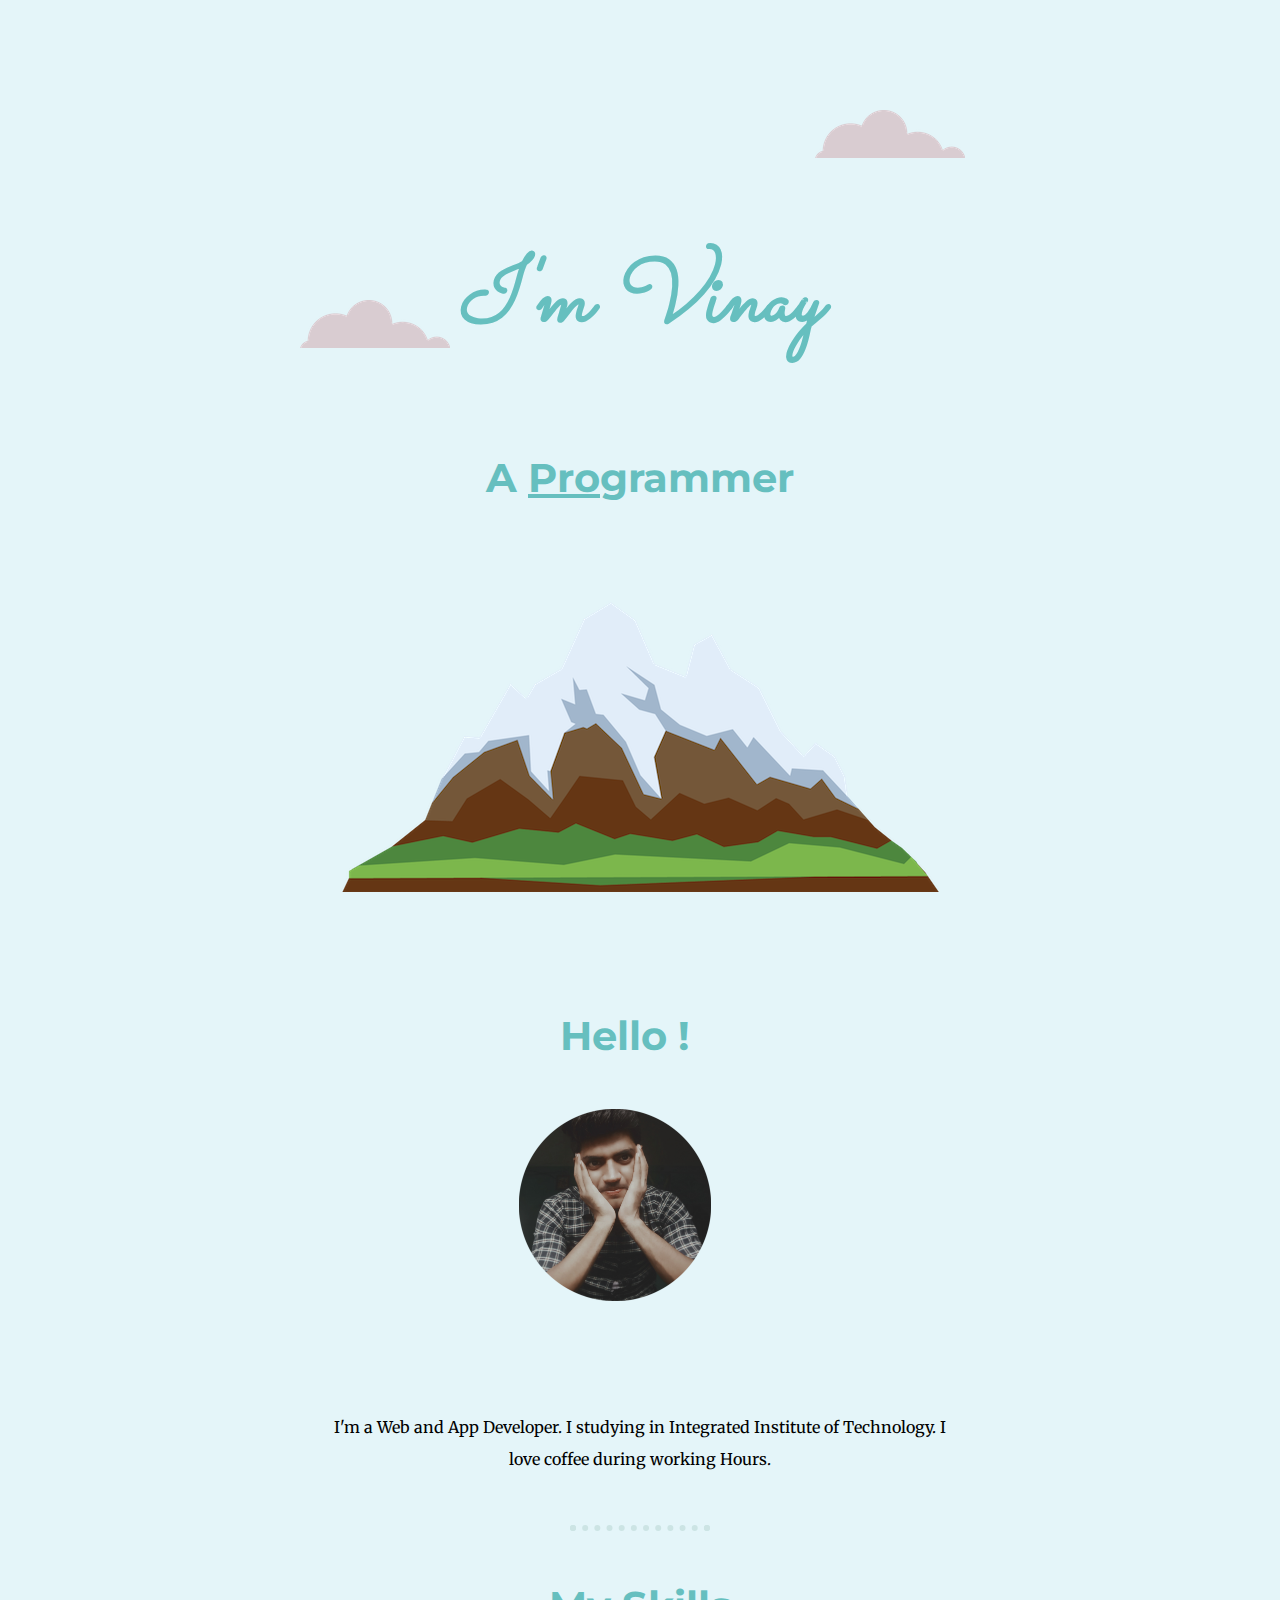
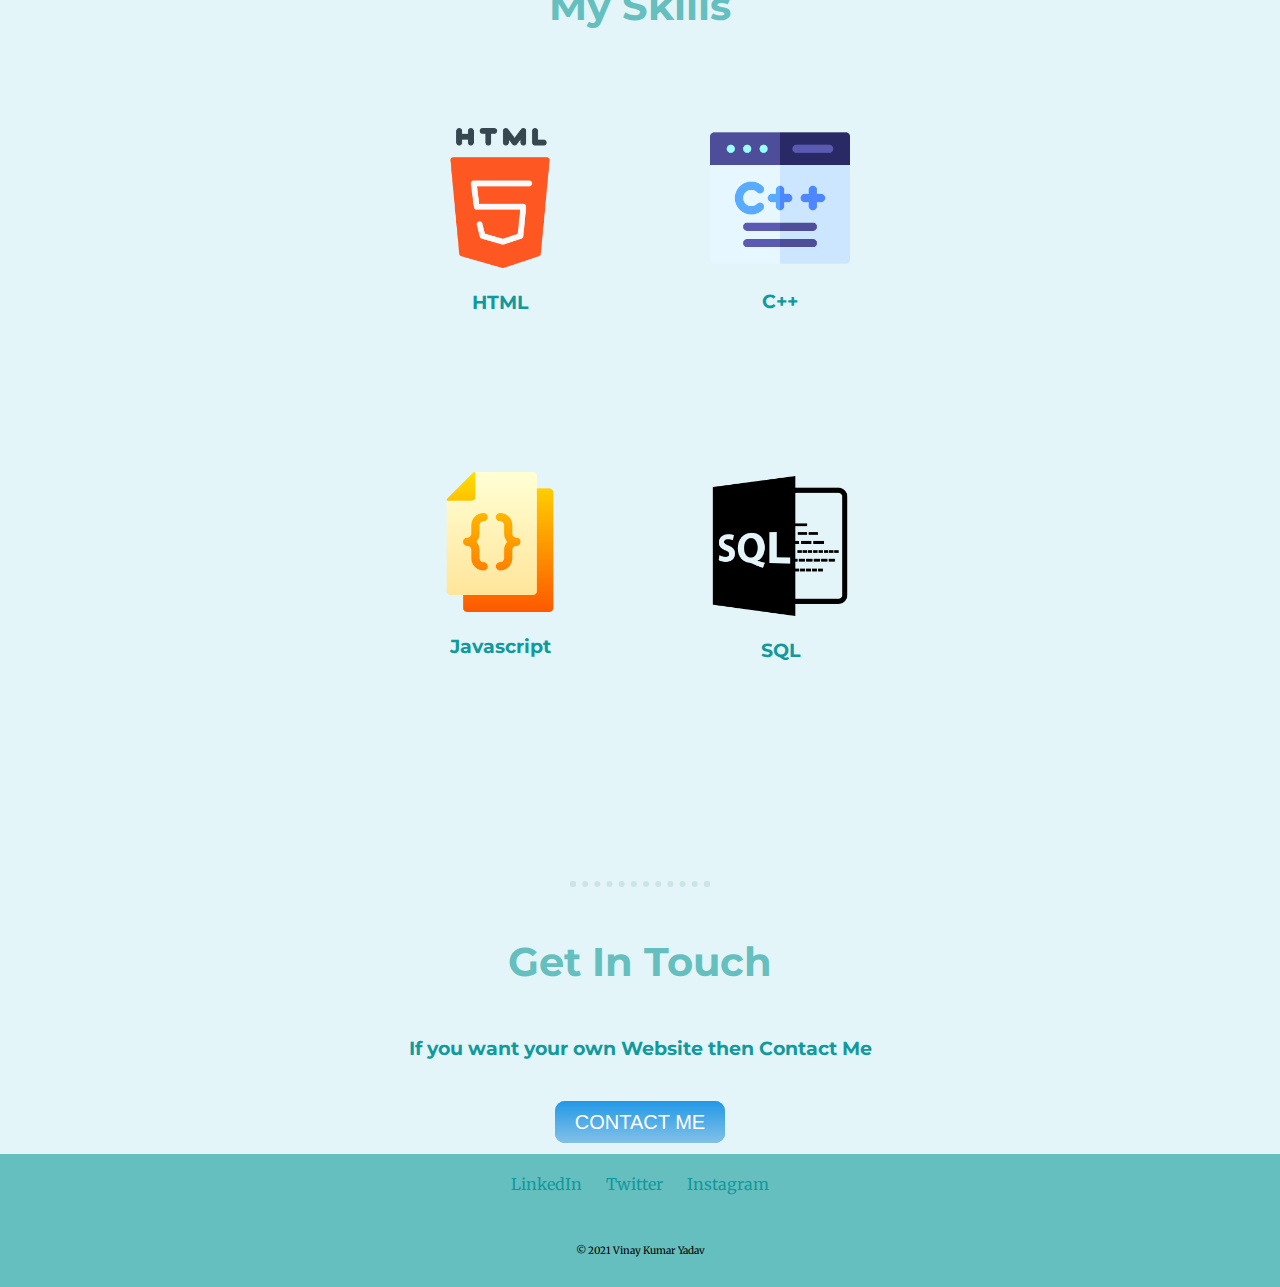
<file: index.html>
<!DOCTYPE html>
<html lang="en">

<head>
  <meta charset="UTF-8">
  <meta http-equiv="X-UA-Compatible" content="IE=edge">
  <meta name="viewport" content="width=device-width, initial-scale=1.0">
  <title>Vinay's site</title>
  <link rel="stylesheet" href="css code/style.css">
  <link rel="icon" href="favicon (1).ico">
  <link rel="preconnect" href="https://fonts.googleapis.com">
  <link rel="preconnect" href="https://fonts.gstatic.com" crossorigin>
  <link
    href="https://fonts.googleapis.com/css2?family=Merriweather:wght@300;400&family=Montserrat:wght@100&family=Sacramento&display=swap"
    rel="stylesheet">
</head>

<body>
  <div class="first-container">
    <img class="top-cloud" src="cloud.png" alt="Cloud">
    <h1><em>I'm Vinay</em></h1>
    <h2>A <span class="pro">Pro</span>grammer</h2>
    <img class="moutain" src="mountain.png" alt="Moutain">
    <img class="bottom-cloud" src="cloud.png" alt="Cloud">

  </div>
  <div class="middle-container">
    <div class="Profile">
      <h2 style="margin-right: 30px;"><bold>Hello !</bold></h2>
      <img class="vinay" src="Vinay.png" alt="V-img">
      <p style="width: 50%; margin: 100px auto 0;">I'm a Web and App Developer. I studying in Integrated Institute of Technology. I love coffee during working
        Hours.</p>
    </div>
    <hr>
    <div class="skills">
      <h2>My Skills</h2>
<div class="html">
  <img src="html-5.png" alt="html-img" width="140px" height="140px">
  <h3>HTML</h3>
</div>
  <div class="c">
    <img src="c-.png" alt="c++-img" width="140px" height="140px">
    <h3>C++</h3>
  </div>     
   <div class="javascript">
    <img src="javascript.png" alt="Javascript" width="140px" height="140px">
    <h3>Javascript</h3>
   </div>
        <div class="sql">
        <img src="sql-open-file-format.png" alt="sql-img" width="140px" height="140px">
        <h3>SQL</h3>
      </div>
      <hr>
      <div class="contact-me">
        <h2>Get In Touch</h2>
        <h3 style="margin: 4% auto;">If you want your own Website then Contact Me</h3>
        <a class="btn" href="mailto:vinaykumaryadav766@email.com">CONTACT ME</a>
      </div>
    </div>
    <div class="bottom-container">
      
      <a class="footer-link" href="https://www.linkedin.com/">LinkedIn</a>
      <a class="footer-link" href="https://twitter.com/V_nay">Twitter</a>
      <a class="footer-link" href="https://www.Instagram.com/kumarvinayadav766">Instagram</a>
      <p class="copyright">© 2021 Vinay Kumar Yadav</p>
    </div>


</body>

</html>
</file>
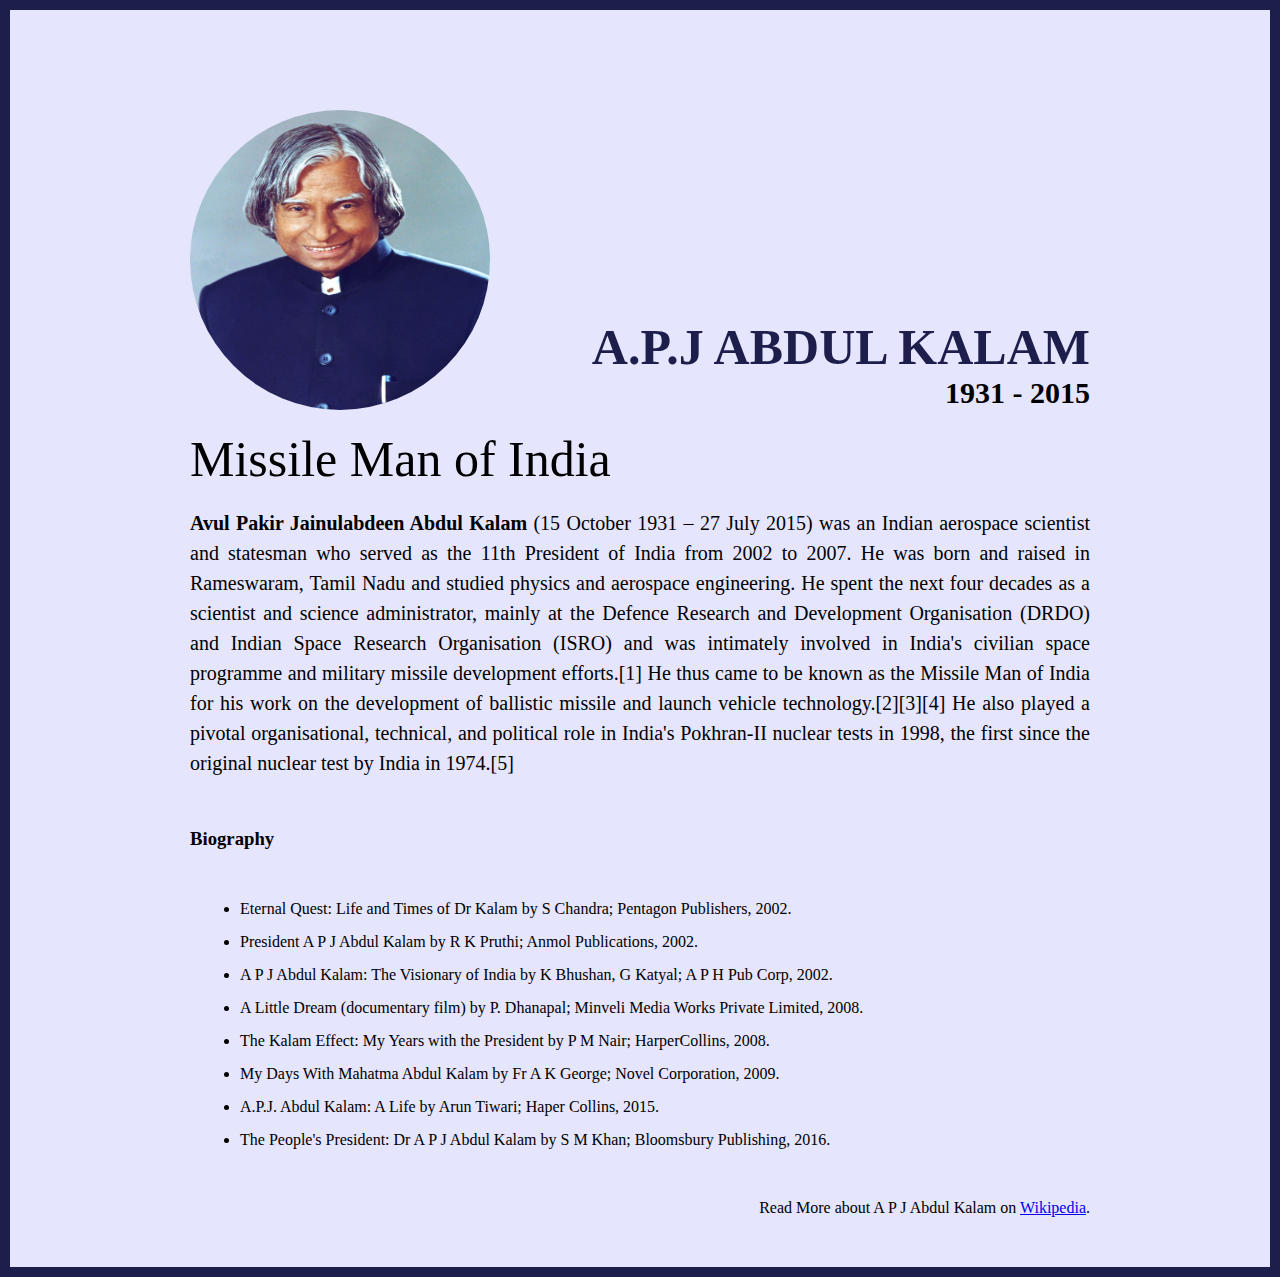
<file: Project 1/index.html>
<!DOCTYPE html>
<html lang="en">
<head>
    <meta charset="UTF-8">
    <meta http-equiv="X-UA-Compatible" content="IE=edge">
    <meta name="viewport" content="width=device-width, initial-scale=1.0">
    <title>The Tribute Website |A.P.J Abdul Kalam|</title>
    <link rel="stylesheet" href="css/styles.css">
</head>
<body>
  <div class="container">
    <div class="content">
        <section class="top_section">
            <div class="image_container">
                <img src="images/apj.jpg" alt="Tribute">
        </div>
        <div>
            <h1>A.P.J Abdul Kalam</h1>
            <h4>1931 - 2015</h4>
        </div>
        </section>
        <section class="about_section">
            <h2>Missile Man of India</h2>
            <p>
                <b>Avul Pakir Jainulabdeen Abdul Kalam</b> (15 October 1931 – 27 July 2015) was an Indian aerospace scientist and statesman who served as the 11th President of India from 2002 to 2007. He was born and raised in Rameswaram, Tamil Nadu and studied physics and aerospace engineering. He spent the next four decades as a scientist and science administrator, mainly at the Defence Research and Development Organisation (DRDO) and Indian Space Research Organisation (ISRO) and was intimately involved in India's civilian space programme and military missile development efforts.[1] He thus came to be known as the Missile Man of India for his work on the development of ballistic missile and launch vehicle technology.[2][3][4] He also played a pivotal organisational, technical, and political role in India's Pokhran-II nuclear tests in 1998, the first since the original nuclear test by India in 1974.[5]
            </p>
        </section>
        <section class="biography_section">
            <h3>
                Biography
            </h3>
            <ul>
                <li>Eternal Quest: Life and Times of Dr Kalam by S Chandra; Pentagon Publishers, 2002.</li>
                <li>President A P J Abdul Kalam by R K Pruthi; Anmol Publications, 2002.</li>
                <li>A P J Abdul Kalam: The Visionary of India by K Bhushan, G Katyal; A P H Pub Corp, 2002.</li>
                <li>A Little Dream (documentary film) by P. Dhanapal; Minveli Media Works Private Limited, 2008.</li>
                <li>The Kalam Effect: My Years with the President by P M Nair; HarperCollins, 2008.</li>
                <li>My Days With Mahatma Abdul Kalam by Fr A K George; Novel Corporation, 2009.</li>
                <li>A.P.J. Abdul Kalam: A Life by Arun Tiwari; Haper Collins, 2015.</li>
                <li>The People's President: Dr A P J Abdul Kalam by S M Khan; Bloomsbury Publishing, 2016.</li>
            </ul>
        </section>
        <footer>
           <p> Read More about A P J Abdul Kalam on <a href="https://en.wikipedia.org/wiki/A._P._J._Abdul_Kalam">Wikipedia</a>.</p>
        </footer>
    </div>
  </div>
</body>
</html>
</file>
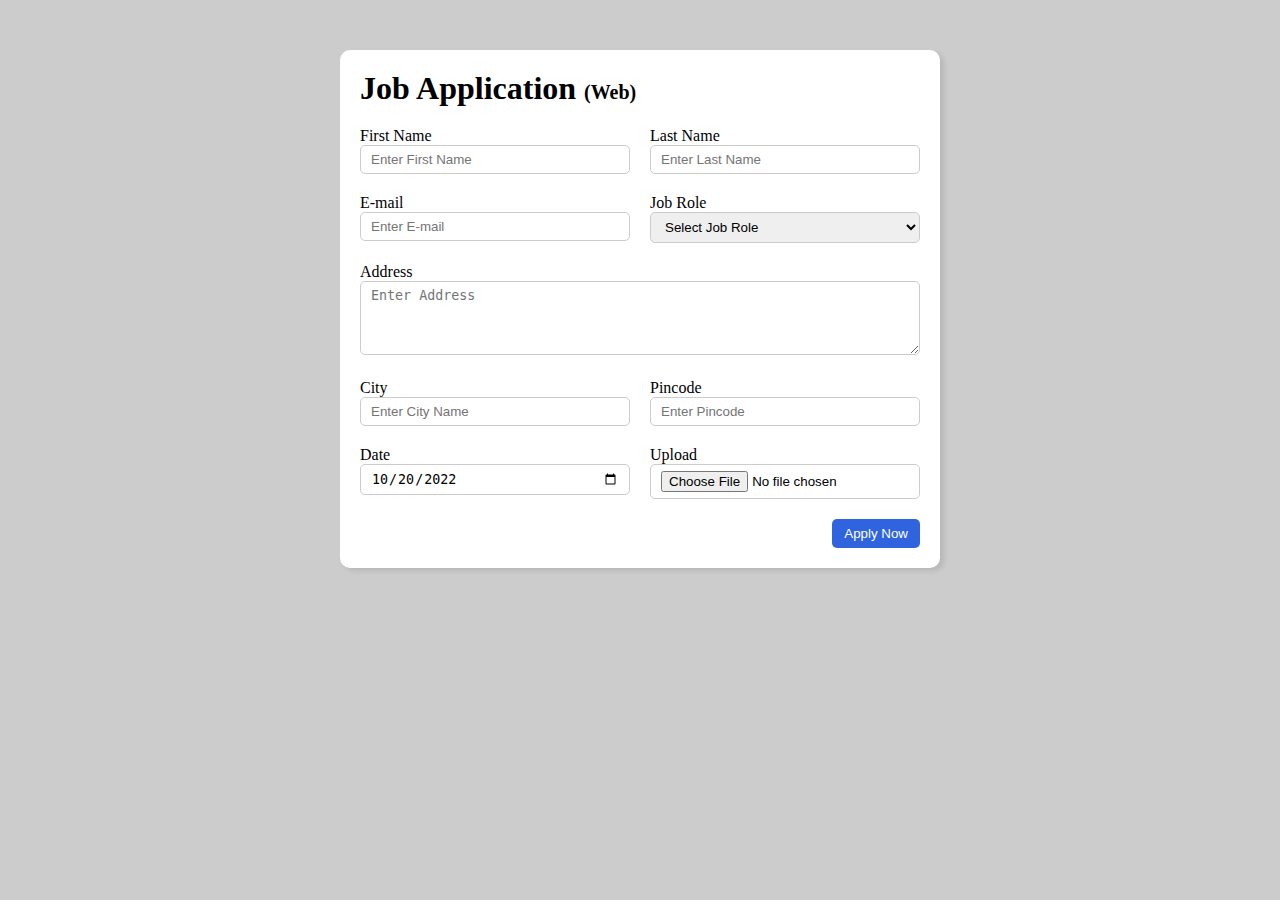
<file: Project 2/index.html>
<!DOCTYPE html>
<html lang="en">
<head>
    <meta charset="UTF-8">
    <meta http-equiv="X-UA-Compatible" content="IE=edge">
    <meta name="viewport" content="width=device-width, initial-scale=1.0">
    <title>Job Application form</title>
    <link rel="stylesheet" href="css/styles.css">
</head>
<body>
    <div class="container">
        <div class="apply_box">
            <h1>Job Application
                <span class="title_small">(Web)</span>
            </h1>
            <form action="">
                <div class="form_container">
                    <div class="form_control">
                        <label for="first_name">First Name</label>
                        <input id="first_name" type="text" name="first_name" placeholder="Enter First Name" />
                    </div>
                    <div class="form_control">
                        <label for="last_name">Last Name</label>
                        <input id="last_name" type="text" name="last_name" placeholder="Enter Last Name" />
                    </div>
                    <div class="form_control">
                        <label for="email">E-mail</label>
                        <input id="email" type="email" name="email" placeholder="Enter E-mail" />
                    </div>
                    <div class="form_control">
                        <label for="job_role">Job Role</label>
                        <select id="job_role" name="job_role">
                        <option value="">Select Job Role</option>
                        <option value="front_end">Frontend Developer</option>
                        <option value="back_end">Backend Developer</option>
                        <option value="full_stack">Fullstack Developer</option>
                        <option value="ui_ux">UI/UX Develepor</option>
                        </select>
                    </div>
                    <div class="text_areacontrol">
                        <label for="address">Address</label>
                        <textarea name="address" id="address" cols="50" rows="4" placeholder="Enter Address"></textarea>
                    </div>
                    <div class="form_control">
                        <label for="city">City</label>
                        <input id="city" type="text" name="city" placeholder="Enter City Name" />
                    </div>
                    <div class="form_control">
                        <label for="pincode">Pincode</label>
                        <input id="pincode" type="number" name="pincode" placeholder="Enter Pincode" />
                    </div>
                    <div class="form_control">
                        <label for="date">Date </label>
                        <input value="2022-10-20" id="date" type="date" name="date" />
                    </div>
                    <div class="form_control">
                        <label for="upload">Upload</label>
                        <input id="upload" type="file" name="upload" />
                    </div>
                </div>
                <div class="button_container">
                    <button type="submit">Apply Now</button>
                </div>
            </form>
        </div>
    </div>
</body>
</html>
</file>
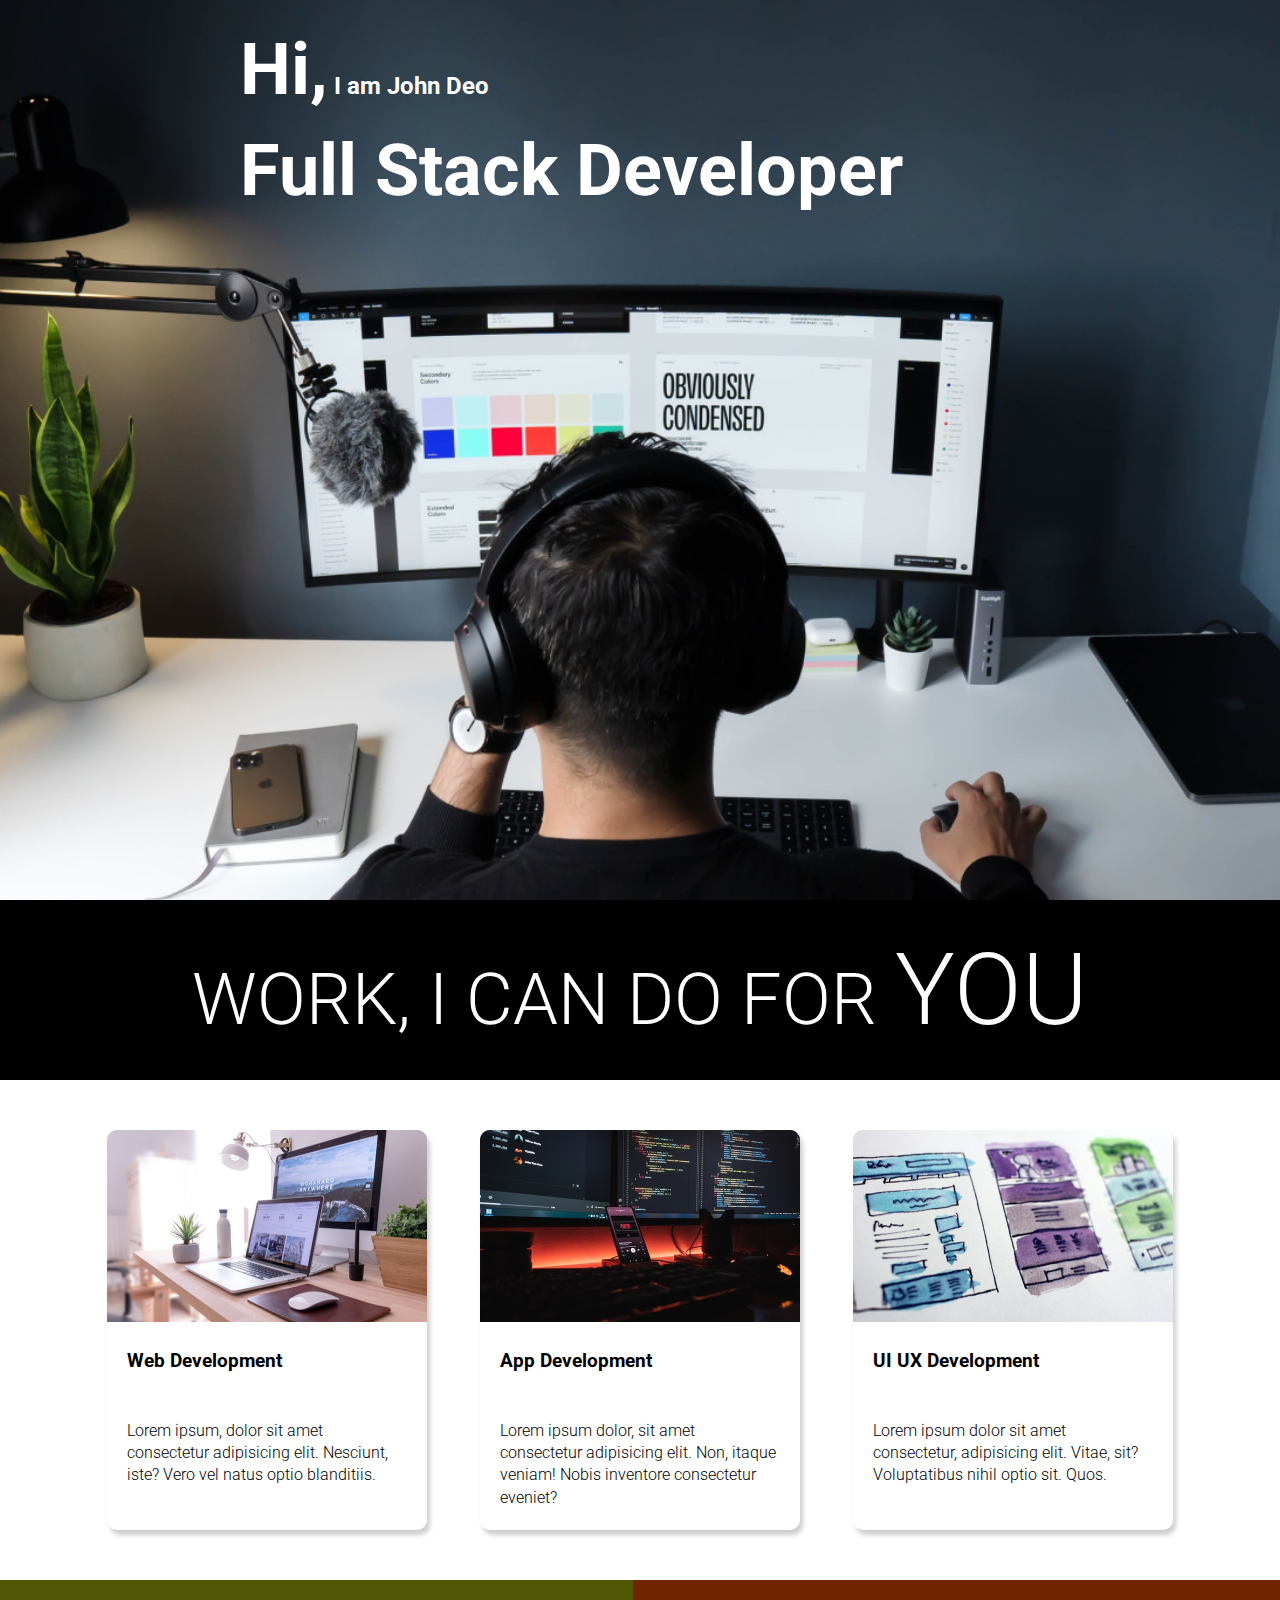
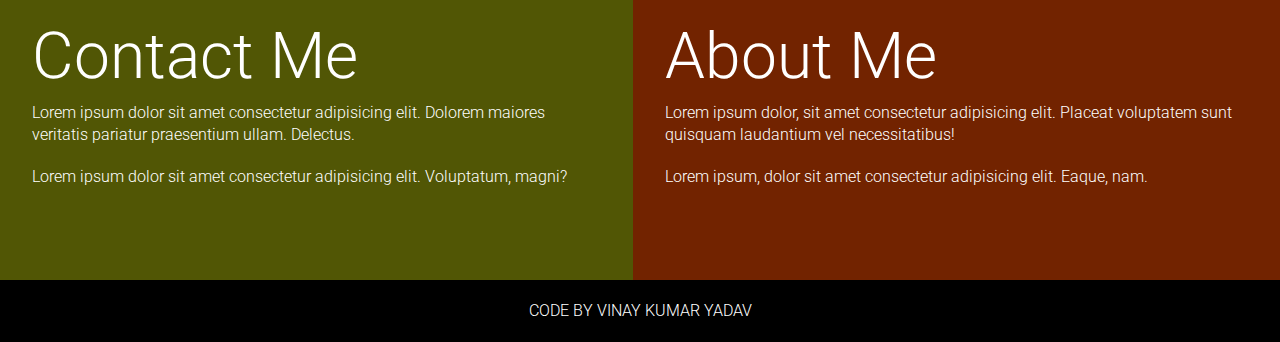
<file: Project 4/index.html>
<!DOCTYPE html>
<html lang="en">
<head>
    <meta charset="UTF-8">
    <meta http-equiv="X-UA-Compatible" content="IE=edge">
    <meta name="viewport" content="width=device-width, initial-scale=1.0">
    <title>Developer |Landing Page|</title>
    <link rel="stylesheet" href="styles.css">
</head>
<body>
    <section class="hero_section">
    <div class="text_container">
        <h2><span class="lg_text">Hi,</span> I am John Deo</h2>
        <h1 class="lg_text">Full Stack Developer</h1>
    </div>
    </section>
    <section class="black_box">
        <h2>WORK, I CAN DO FOR <span>YOU</span></h2>
    </section>
    <section class="work">
        <div class="grid_item">
            <div class="card">
                <div class="image_conatiner">
                <img src="images/web.png" alt="Web Development">
                </div>
                <div class="card_content">
                    <h3>Web Development</h3>
                    <p>Lorem ipsum, dolor sit amet consectetur adipisicing elit. Nesciunt, iste? Vero vel natus optio blanditiis.</p>
                </div>
            </div>
        </div>
        <div class="grid_item">
            <div class="card">
                <div class="image_conatiner">
                <img src="images/mobile.png" alt="App Development">
                </div>
                <div class="card_content">
                    <h3>App Development</h3>
                    <p>Lorem ipsum dolor, sit amet consectetur adipisicing elit. Non, itaque veniam! Nobis inventore consectetur eveniet?</p>
                </div>
            </div>
        </div>
       <div class="grid_item">
        <div class="card">
            <div class="image_conatiner">
            <img src="images/uiux.png" alt="UI/UX Development">
            </div>
            <div class="card_content">
                <h3>UI UX Development</h3>
                <p>Lorem ipsum dolor sit amet consectetur, adipisicing elit. Vitae, sit? Voluptatibus nihil optio sit. Quos.</p>
            </div>
        </div>
       </div>
    </section>
    <section class="bottom_section">
        <div class="contact">
         <h2>Contact Me</h2>
         <p>Lorem ipsum dolor sit amet consectetur adipisicing elit. Dolorem maiores veritatis pariatur praesentium ullam. Delectus.</p>
          <p>Lorem ipsum dolor sit amet consectetur adipisicing elit. Voluptatum, magni?</p>
        </div>
        <div class="about">
          <h2>About Me</h2>
          <p>Lorem ipsum dolor, sit amet consectetur adipisicing elit. Placeat voluptatem sunt quisquam laudantium vel necessitatibus!</p>
          <p>Lorem ipsum, dolor sit amet consectetur adipisicing elit. Eaque, nam.</p>
        </div>
    </section>
    <footer><span>Code By Vinay Kumar Yadav</span></footer>
</body>
</html>
</file>
<file: css code/style.css>
body{
    margin:0;
     text-align: center;
     font-size:100%;
     font-family: 'Merriweather', serif;
     background-color: #e4f5f9;
    }
h1{
    color:#66bfbf;
    font-size:5.625rem;
    font-family: 'Sacramento', cursive;
    line-height: 2;
    margin:0,auto;
}
h2{
    color:#66bfbf;
    font-family: 'Montserrat', sans-serif;
    font-size: 2.5em;
    font-weight:bold;
    margin-top: 10px;

}
h3{
    color:#11999e;
    font-family: 'Montserrat', sans-serif;

}
hr{
    border:dotted #cce4e4 6px;
    border-bottom:none;
    width:10%;
}
a{
    padding:0 10px;
    color:#11999e;
    text-decoration: none;

}
a:hover{
    color:#ffffff;
}
.first-container{
    position:relative;
    padding-top: 100px;

}
.middle-container{
    
   margin-top: 50px;

}
.skills{
    margin-top: 50px;
}


.pro{
    text-decoration:underline;
}
.bottom-cloud{
    position:absolute;
    left:300px;
    top:300px;
}
.top-cloud{
    position:relative;
    left:250px;
    top:10px;
}

.html{
    position:relative;
    right: 140px; 
    top:65px;   
    
}
.c{
    position:relative;
    left:140px;
    bottom:140px;

}
.sql {
    position: relative;
    bottom:200px;
    left:140px;
}
    
.javascript{
    position: relative;
    right:140px; 
    
}
.Profile{
    margin-top: 100px;
    line-height: 2;
    margin-bottom: 50px;
    clear:right;
}

.vinay{
    width:15%;
    margin-right: 50px;
}
.contact-me{
    margin-top: 50px;
    padding-bottom: 20px;
}
.btn {
    background: #2298e6;
    background-image: -webkit-linear-gradient(top, #2298e6, #82c1e8);
    background-image: -moz-linear-gradient(top, #2298e6, #82c1e8);
    background-image: -ms-linear-gradient(top, #2298e6, #82c1e8);
    background-image: -o-linear-gradient(top, #2298e6, #82c1e8);
    background-image: linear-gradient(to bottom, #2298e6, #82c1e8);
    -webkit-border-radius: 10;
    -moz-border-radius: 10;
    border-radius: 10px;
    font-family: Arial, Helvetica, sans-serif;
    color: #ffffff;
    font-size: 20px;
    padding: 10px 20px 10px 20px;
    text-decoration: none;
  }
  
  .btn:hover {
    background: #4fa5db;
    background-image: -webkit-linear-gradient(top, #4fa5db, #2194e0);
    background-image: -moz-linear-gradient(top, #4fa5db, #2194e0);
    background-image: -ms-linear-gradient(top, #4fa5db, #2194e0);
    background-image: -o-linear-gradient(top, #4fa5db, #2194e0);
    background-image: linear-gradient(to bottom, #4fa5db, #2194e0);
    text-decoration: none;
  }
  .bottom-container{
      padding: 20px 0 20px;
      background-color: #66bfbf;
  }
  .copyright{
      font-size: 10px;
      padding-top: 40px;
  }
</file>
<file: Project 1/css/styles.css>
*{
    margin:0;
    padding: 0;
    box-sizing: border-box;
}

.container{
background-color: #e5e5fd;
min-height: 100vh;
border: 10px solid #1d1e4c;
}

.content{
    max-width: 900px;
    margin: 0 auto;
}
.top_section{
    margin-top: 100px;
    display: flex;
    justify-content: space-between;
    align-items: flex-end;
}
.image_container, h4{
    font-size: 30px;
    text-align: end;
}

.image_container,h1{
    font-size:50px ;
    font-weight: bold;
    color:#1d1e4c;
    text-transform: uppercase;
}
.image_container{
    border-radius: 50%;
    overflow: hidden;
}
.image_container, 
img{
    height: 300px;
    width:300px;
}
.about_section h2{
    font-size: 50px;
    font-weight: 400;
    margin: 20px auto;
}
.about_section p{
    font-size: 20px;
    line-height: 30px;
    letter-spacing: 1.2;
    text-align: justify;
}
.biography_section{
    margin: 50px 0;

}
.biography_section h3{
    margin-bottom: 20px;
}
.biography_section ul{
    margin: 50px;
}
.biography_section li{
    margin-bottom: 15px;
}

footer{
    margin: 50px 0;
}
footer p{
    text-align: end;
}
</file>
<file: Project 2/css/styles.css>
*{
    margin:0;
    padding:0;
    box-sizing: border-box;
}
body{
    background-color: #ccc;
}
.container{
max-width: 900px;
margin:0 auto;
}
.apply_box{
    max-width: 600px;
    padding: 20px;
    background-color: #fff;
    margin:0 auto;
    margin-top: 50px;
    box-shadow: 4px 3px 5px rgba(1, 1, 1, 0.1);
    border-radius: 10px;
}

.title_small{
    font-size: 20px;
}

.form_container{
    margin-top: 20px;
display:grid;
grid-template-columns: repeat(auto-fit, minmax(200px, 1fr));
gap:20px;
}
.form_control{
    display:flex;
    flex-direction: column;
}
.label{
    font-size: 15px;
    margin-bottom: 5px;
}

input, select, textarea{
    padding: 6px 10px;
    border: 1px solid #ccc; 
    border-radius: 5px;
}

input:focus{
    outline-color: rgb(48, 100, 222);
}

.button_container{
    display: flex;
    justify-content: flex-end;
    margin-top: 20px;
}

button{
    background-color: rgb(48, 100, 222);
    border: transparent solid 2px;
    padding: 5px 10px;
    color: #fff;
    border-radius: 5px;
    transition: 0.3s ease-in;
}

button:hover{
    background-color: #ccc;
    border: 2px solid rgb(48, 100, 222);
    transition: 0.3s ease-out;
    cursor: pointer;
}

.text_areacontrol{
    grid-column: 1 / span 2;
}

.text_areacontrol textarea{
    width: 100%;
}

@media (max-width: 460px){
    .text_areacontrol{
        grid-column: 1 / span 1;
    }
}
</file>
<file: Project 4/styles.css>
@import url('https://fonts.googleapis.com/css2?family=Roboto:ital,wght@0,100;0,300;1,100&display=swap');
*{
    margin: 0;
    padding: 0;
    box-sizing: border-box;
}

html, body{
    line-height: 1.4;
    font-weight: 300;
    font-family: 'Roboto', sans-serif;
}

.hero_section{
    background-image: url(images/developer.png);
    min-height: 100vh;
    background-position: center;
    background-size: cover;
    background-repeat: no-repeat;
}

.text_container{
    color:#fff;
    max-width: 900px;
    margin: 0 auto;
    padding-top: 20px;
    padding-left: 50px;
}

.lg_text{
    font-size: 72px;
    font-weight: 400px;
}

.black_box{
    background-color:#000;
    padding: 20px;
}
.black_box h2{
    color: #fff;
    text-align: center;
    font-size: 72px;
    font-weight: 300;
}
.black_box h2 span{
    font-size: 100px;
}
.work{
    display:grid;
    gap: 20px;
    grid-template-columns: repeat(auto-fit, minmax(320px, 1fr));
    max-width: 1100px;
    margin: 50px auto;
}
.card{
    max-width: 320px;
    height:400px;
    border-radius: 10px;
    box-shadow:3px 5px 5px rgba(1, 1, 1, 0.2);
    transition: 0.2s ease-in;
}
.grid_item{
    display:flex;
    justify-content: center;
    align-items: center;
}
.card:hover{
    transform: scale(1.04);
    box-shadow:3px 5px 5px rgba(1, 1, 1, 0.3);
    transition: 0.2s ease-out;
}

.card_content{
    padding: 20px;
}
.card_content h3{
    margin-bottom: 45px;
}

.bottom_section{
    display: flex;
}

.contact{
background-color: #515605;
}
.about{
    background-color: #722300;
}

.contact, .about{
    min-height: 300px;
    padding:32px;
    color: #fff;
}

.contact h2, .about h2{
    font-size: 64px;
    font-weight: 300;
}
.contact p, .about p{
margin-bottom: 20px;
}

footer{
    text-align: center;
    text-transform: uppercase;
    padding: 20px;
    background-color: #000;
}
footer, span{
    color:#fff
}

@media (max-width: 768px){
    .hero_section{
        min-height: 50vh;
    }
    .text_container{
        padding: 10px 0;
        text-align: center;
    }
    .lg_text{
        font-size: 32px;
    }
    .black_box{
        font-size: 24px;
    }
    .black_box h2 span{
        font-weight: 400px;
        font-size: 32px;
    }
    .bottom_section{
        flex-direction: column;
    }
       h1{
        font-size: 32px;
       }
       .about h2, .contact h2{
        font-size: 32px;
       }
}
</file>
